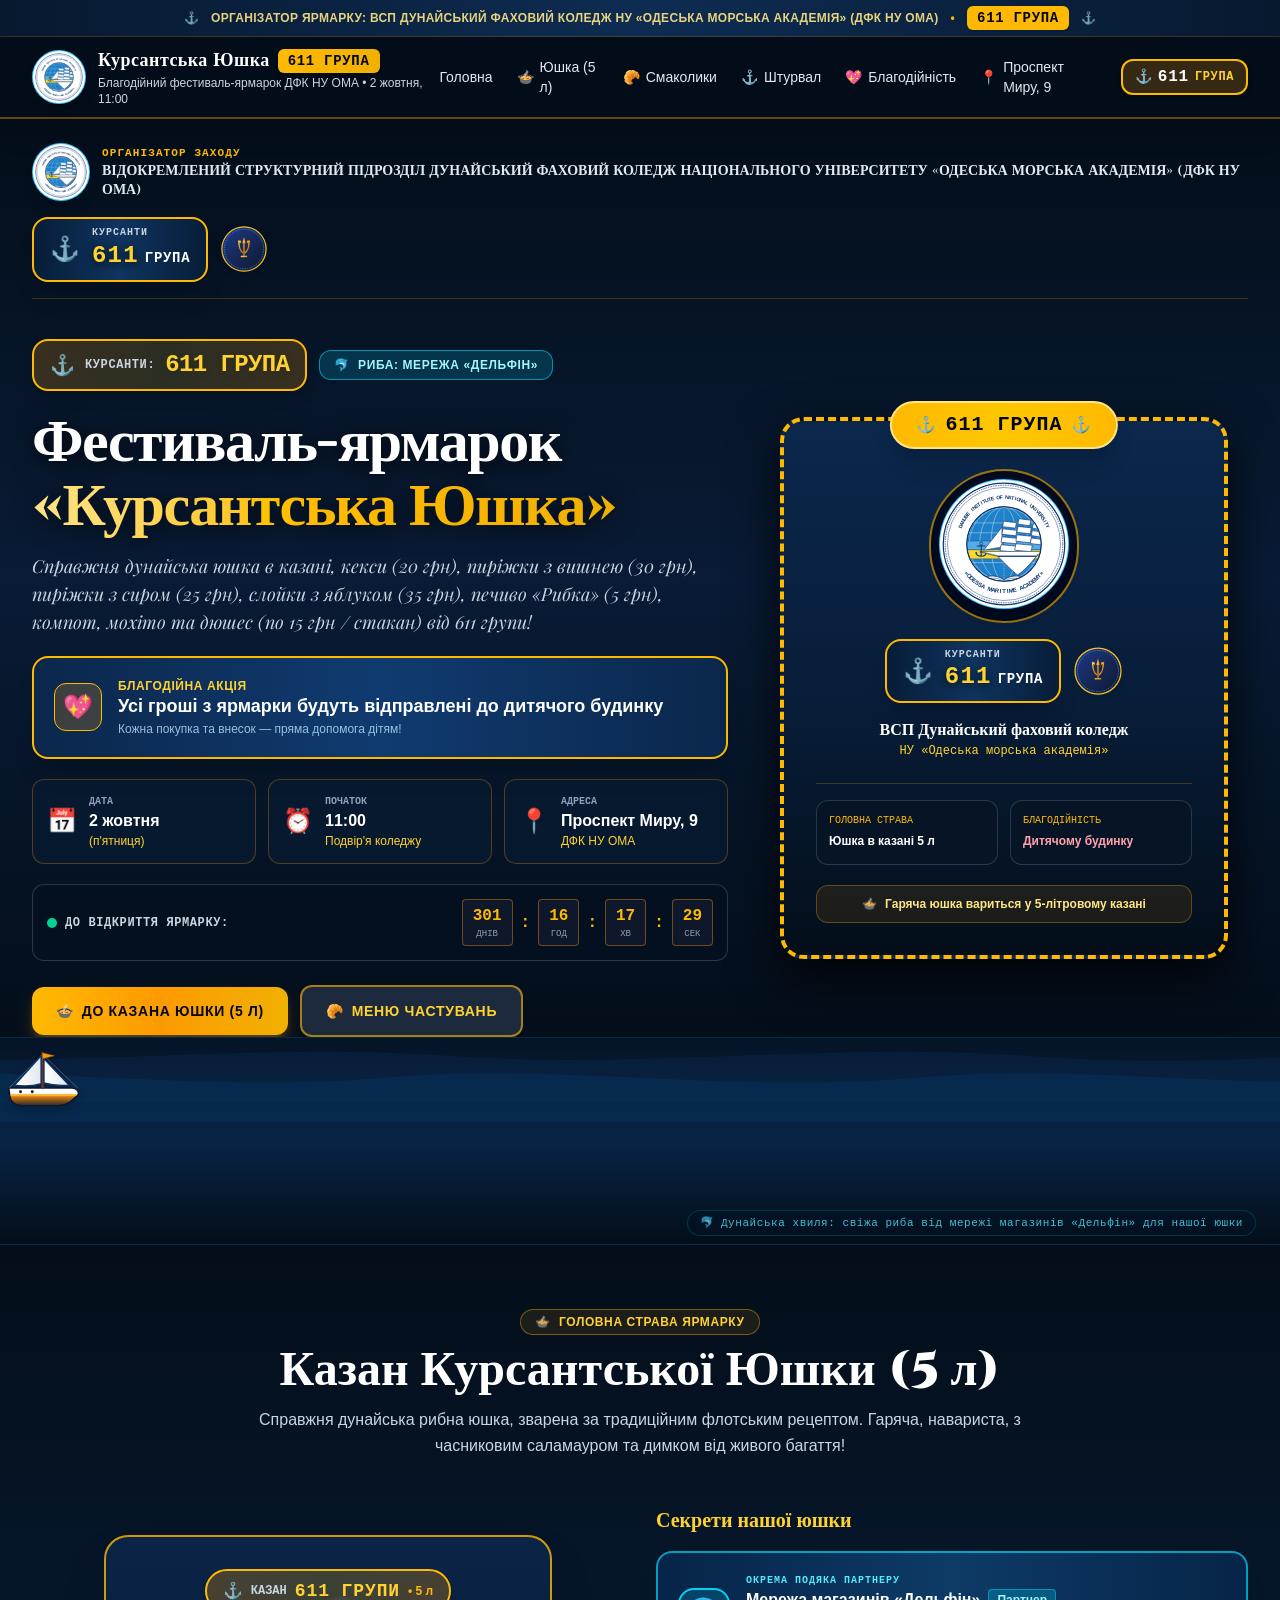
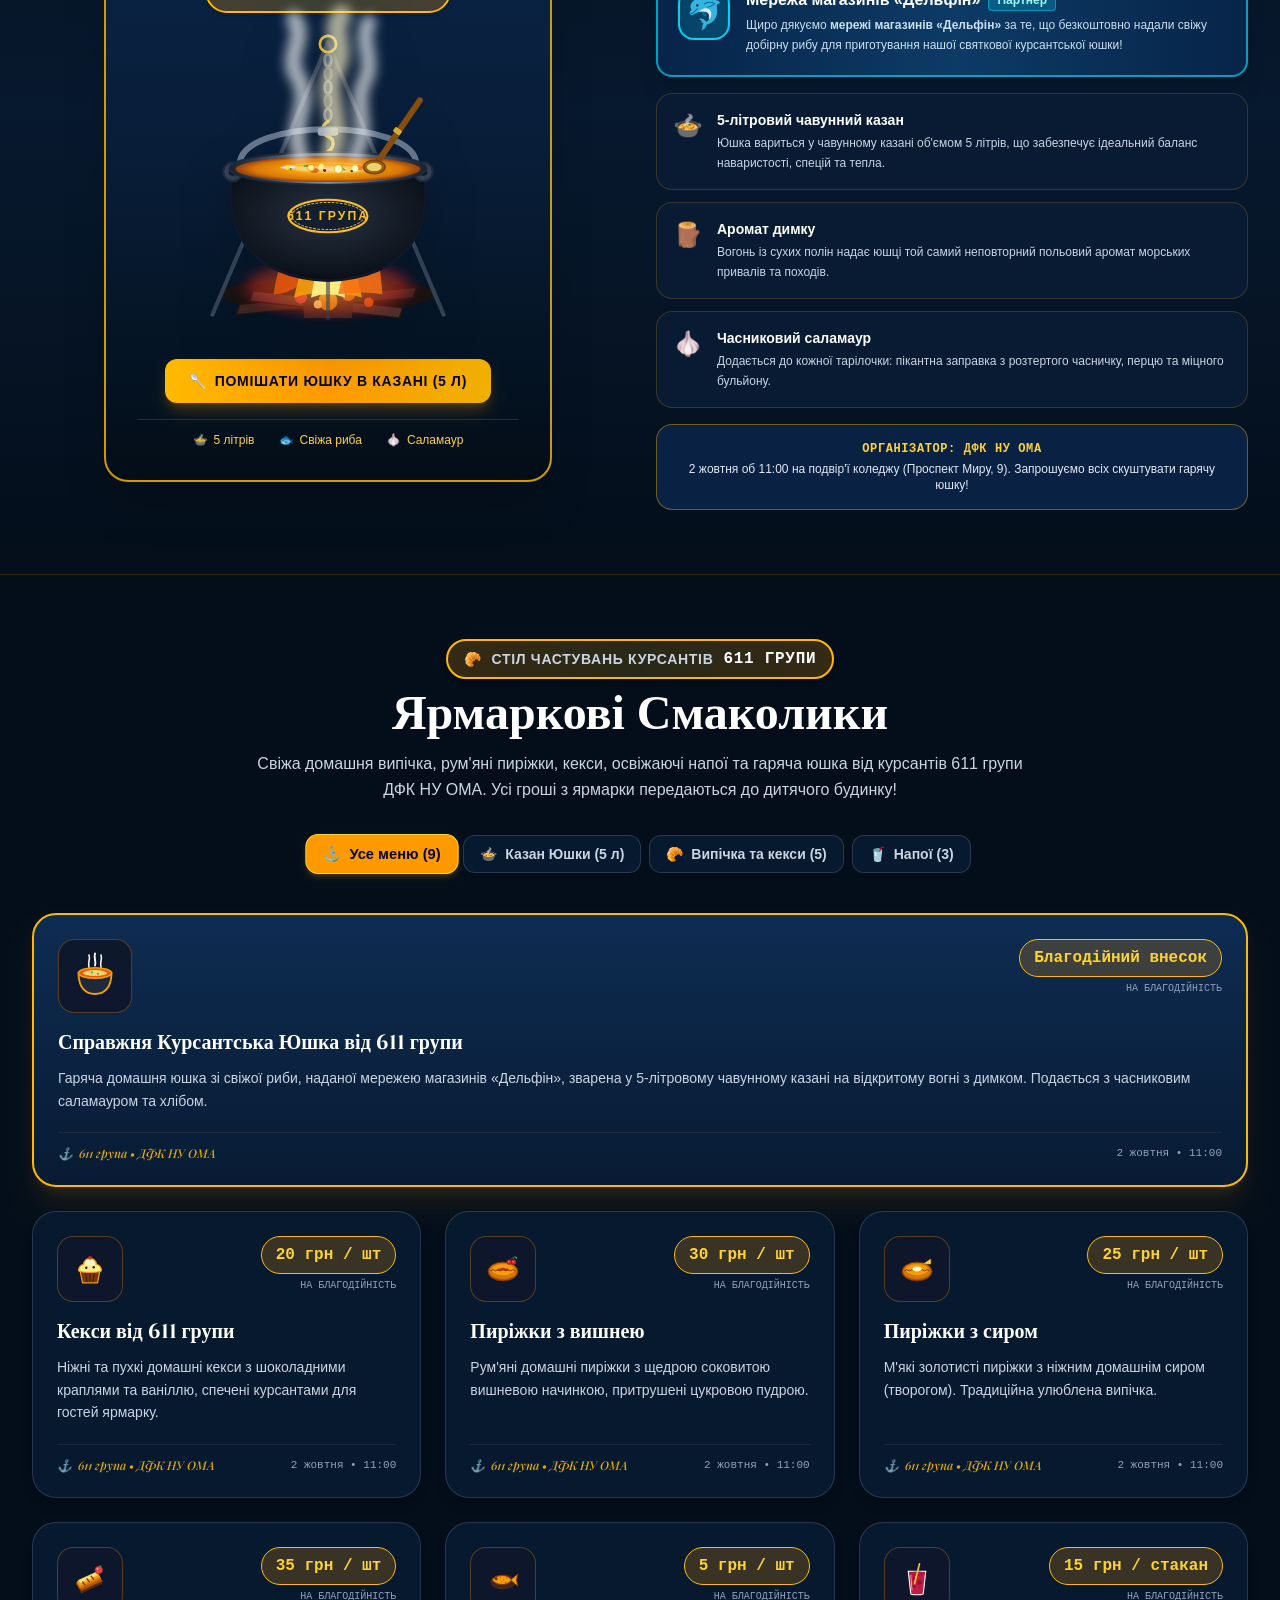
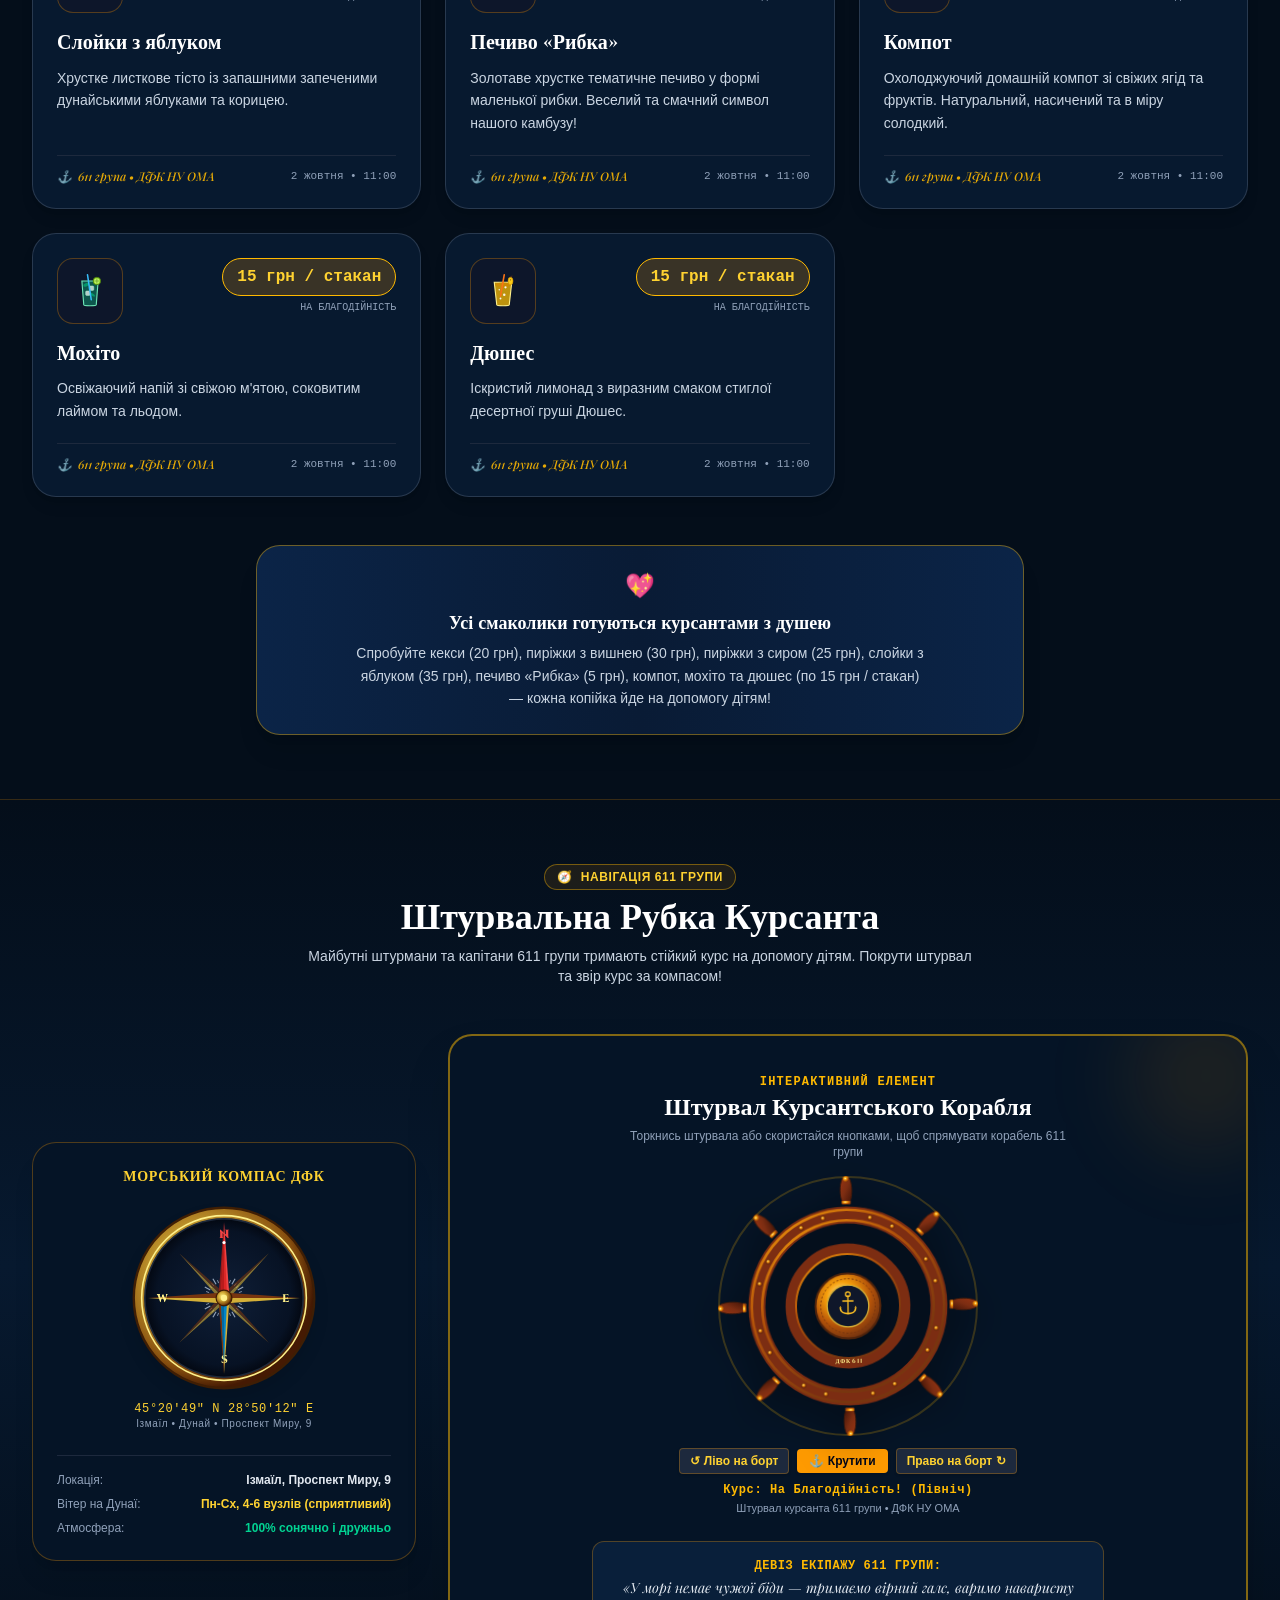
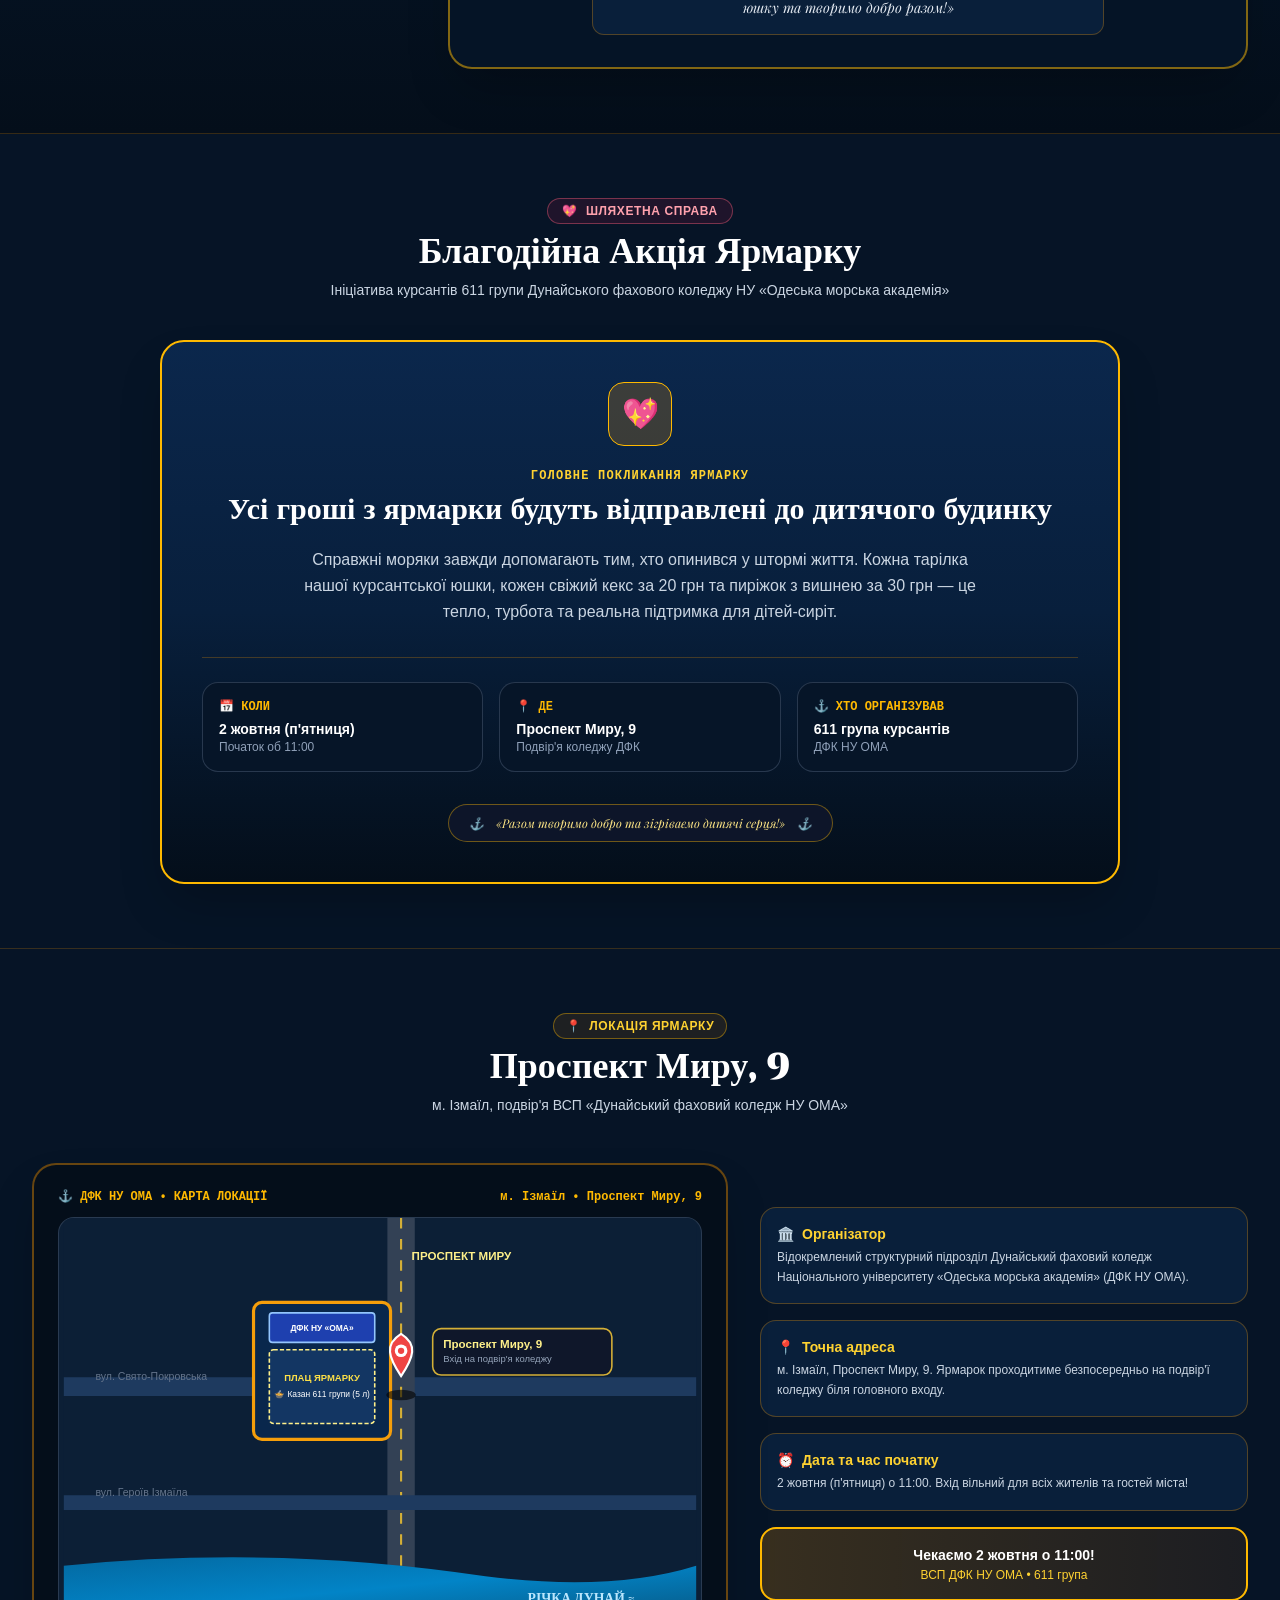
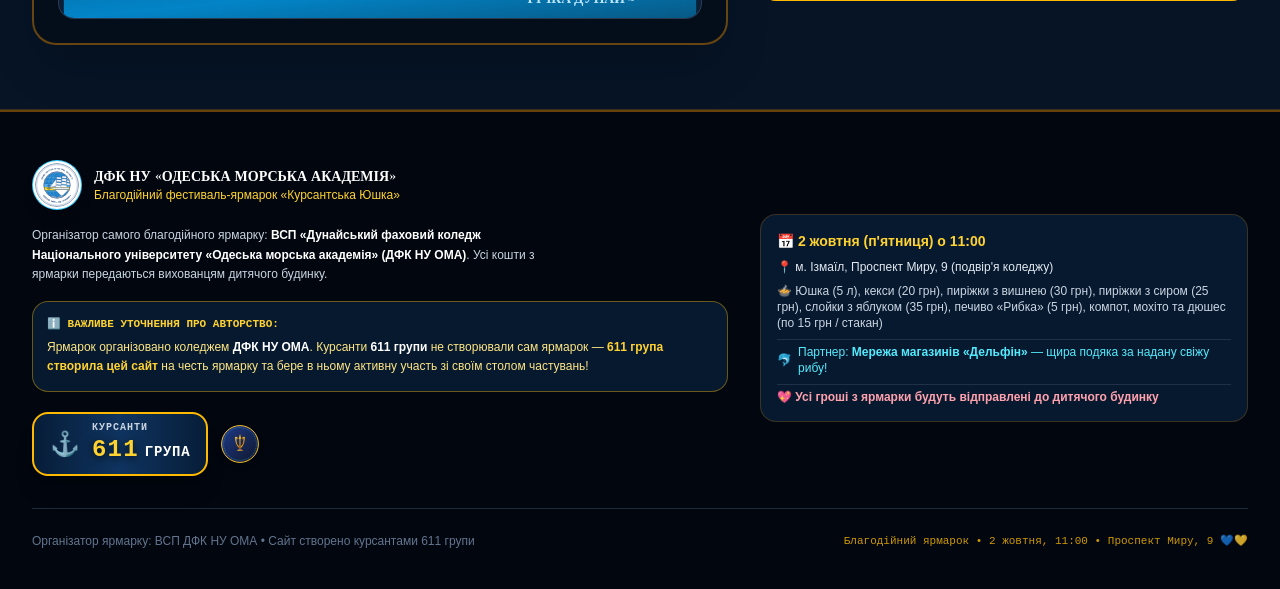
<file: index.html>
<!doctype html>
<html lang="uk" class="scroll-smooth">
  <head>
    <meta charset="UTF-8" />
    <meta name="viewport" content="width=device-width, initial-scale=1.0" />
    <title>Фестиваль-ярмарок «Курсантська Юшка» | ДФК НУ ОМА • 611 група</title>
    <meta name="description" content="Благодійний фестиваль-ярмарок курсантів 611 групи Дунайського фахового коледжу НУ ОМА. Справжня рибальська юшка, морська випічка та збір коштів для дитячого будинку." />
    <meta property="og:title" content="Фестиваль-ярмарок «Курсантська Юшка» | ДФК НУ ОМА • 611 група" />
    <meta property="og:description" content="Благодійний фестиваль-ярмарок курсантів 611 групи Дунайського фахового коледжу НУ ОМА. Справжня рибальська юшка, морська випічка та збір коштів для дитячого будинку." />
    <meta property="og:type" content="website" />
    <meta name="twitter:card" content="summary_large_image" />
    <link rel="preconnect" href="https://fonts.googleapis.com">
    <link rel="preconnect" href="https://fonts.gstatic.com" crossorigin>
    <link href="https://fonts.googleapis.com/css2?family=Cinzel:wght@600;700;800;900&family=Montserrat:ital,wght@0,300;0,400;0,500;0,600;0,700;0,800;1,400&family=Playfair+Display:ital,wght@0,600;0,700;0,800;1,600&display=swap" rel="stylesheet">
    <script type="module" crossorigin src="./assets/index-Ci_u306p.js"></script>
    <link rel="stylesheet" crossorigin href="./assets/index-BXS07aaS.css">
  </head>
  <body class="bg-[#040e1a] text-slate-100 antialiased selection:bg-amber-400 selection:text-slate-900">
    <div id="root"></div>
  </body>
</html>
</file>
